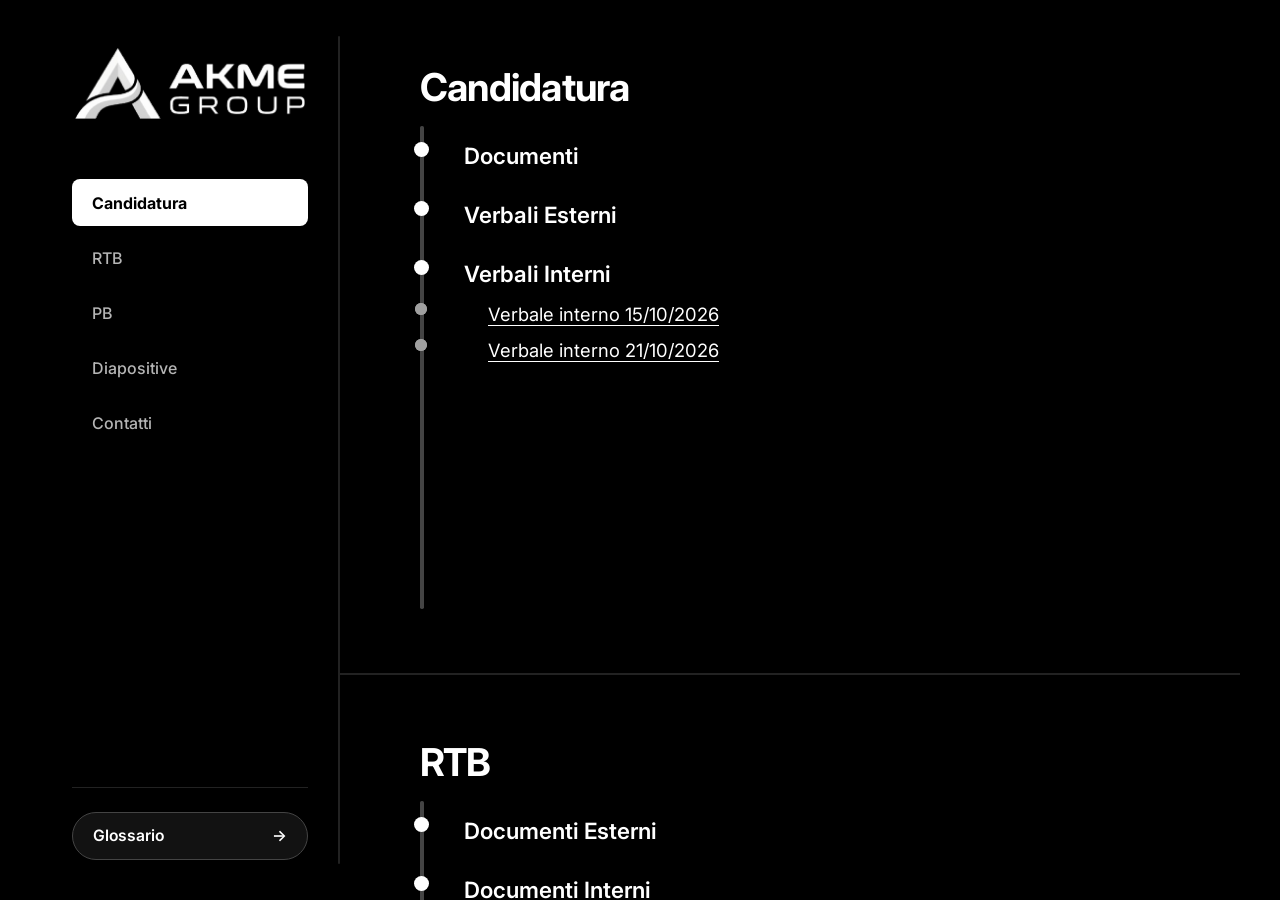
<file: website/index.html>
<!DOCTYPE html>
<html lang="it">

<head>
  <meta charset="UTF-8">
  <meta name="viewport" content="width=device-width, initial-scale=1.0">
  <meta name="author" content="Akme Group">
  <meta name="description" content="Sito ufficiale di Akme Group - Ingegneria del Software, Università di Padova">
  <title>Akme Group</title>
  <link rel="icon" href="./logo/logo-small2.png" type="image/png">
  <link rel="stylesheet" href="./style.css" media="screen">
  <script src="./script.js" defer></script>
</head>

<body>
  <header>
    <nav aria-label="Navigazione principale">
      <section id="header-logo">
        <a href="#candidatura">
          <img src="./logo/logo-big2.png" alt="Akme Group - Logo">
        </a>
      </section>

      <ul id="nav-navigation">
        <li><a href="#candidatura" class="active">Candidatura</a></li>
        <li><a href="#rtb">RTB</a></li>
        <li><a href="#pb">PB</a></li>
        <li><a href="#diapositive">Diapositive</a></li>
        <li><a href="#contatti">Contatti</a></li>
      </ul>

      <div class="nav-footer">
        <a href="glossary.html" id="glossario">
          <span>Glossario</span>
          <span class="btn-arrow" aria-hidden="true">→</span>
        </a>
      </div>
    </nav>
  </header>

  <main>
    <section id="candidatura">
      <h2>Candidatura</h2>
      <h3>Documenti</h3>
      <!-- Da integrare con i documenti della Candidatura, es:
      <h4><a href="..." target="_blank">Lettera di Presentazione</a></h4>
      -->
      <h3>Verbali Esterni</h3>
      <!-- Da integrare con i verbali esterni -->
      <h3>Verbali Interni</h3>
      
      
      
      
      
      
      
      
      
      
      <h4><a href="../output/Candidatura/Verbali%20Interni/2026-10-15.pdf" target="_blank">Verbale interno 15/10/2026</a></h4>
      <h4><a href="../output/Candidatura/Verbali%20Interni/2026-10-21.pdf" target="_blank">Verbale interno 21/10/2026</a></h4>
    </section>

    <section id="rtb">
      <h2>RTB</h2>
      <h3>Documenti Esterni</h3>
      <!-- Da integrare con i documenti esterni RTB -->
      <h3>Documenti Interni</h3>
      <!-- Da integrare con i documenti interni RTB -->
      <h3>Verbali Esterni</h3>
      <!-- Da integrare con i verbali esterni RTB -->
      <h3>Verbali Interni</h3>
      <!-- Da integrare con i verbali interni RTB -->
    </section>

    <section id="pb">
      <h2>PB</h2>
      <h3>Documenti Esterni</h3>
      <!-- Da integrare con i documenti esterni PB -->
      <h3>Documenti Interni</h3>
      <!-- Da integrare con i documenti interni PB -->
      <h3>Verbali Esterni</h3>
      <!-- Da integrare con i verbali esterni PB -->
      <h3>Verbali Interni</h3>
      <!-- Da integrare con i verbali interni PB -->
    </section>

    <section id="diapositive">
      <h2>Diapositive</h2>
      <h3>Presentazioni</h3>
      <!-- Da integrare con le diapositive -->
    </section>

    <section id="contatti" aria-labelledby="contatti-title">
      <h2 id="contatti-title">Contatti</h2>
      <p>
        Il gruppo <strong>Akme Group</strong> è stato formato nell'ambito del corso di Ingegneria del Software presso l'Università degli Studi di Padova.
      </p>
      <p>
        Puoi trovare la nostra organizzazione e repository GitHub al seguente
        <a href="https://github.com/Akme-Group-SWE" target="_blank" rel="noopener noreferrer">link</a>.
      </p>
      <p>
        Per qualsiasi necessità, la nostra mail di contatto è:
        <a href="mailto:akmeswe@gmail.com">
          <span class="monospace">akmeswe@gmail.com</span>
        </a>
      </p>

      <h3>Membri del gruppo:</h3>
      <ul class="members-list">
        <li class="member-item">
          <span class="member-name">Roberto Piovesan</span>
          <span class="member-meta">Matricola: <span class="monospace">2101065</span></span>
          <a href="mailto:roberto.piovesan@studenti.unipd.it" class="member-email">roberto.piovesan@studenti.unipd.it</a>
        </li>
        <li class="member-item">
          <span class="member-name">Marco Giacon</span>
          <span class="member-meta">Matricola: <span class="monospace">2123537</span></span>
          <a href="mailto:marco.giacon.4@studenti.unipd.it" class="member-email">marco.giacon.4@studenti.unipd.it</a>
        </li>
        <li class="member-item">
          <span class="member-name">Pietro Giulio Bassi</span>
          <span class="member-meta">Matricola: <span class="monospace">2137999</span></span>
          <a href="mailto:pietrogiulio.bassi@studenti.unipd.it" class="member-email">pietrogiulio.bassi@studenti.unipd.it</a>
        </li>
        <li class="member-item">
          <span class="member-name">DaXin Chen</span>
          <span class="member-meta">Matricola: <span class="monospace">2148627</span></span>
          <a href="mailto:daxin.chen@studenti.unipd.com" class="member-email">daxin.chen@studenti.unipd.it</a>
        </li>
        <li class="member-item">
          <span class="member-name">Mattia Cadamuro</span>
          <span class="member-meta">Matricola: <span class="monospace">2111534</span></span>
          <a href="mailto:mattia.cadamuro.2@studenti.unipd.it" class="member-email">mattia.cadamuro.2@studenti.unipd.it</a>
        </li>
        <li class="member-item">
          <span class="member-name">Davide Loparco</span>
          <span class="member-meta">Matricola: <span class="monospace">2101088</span></span>
          <a href="mailto:davide.loparco@studenti.unipd.it" class="member-email">davide.loparco@studenti.unipd.it</a>
        </li>
      </ul>
    </section>

    <p id="copyright">Copyright © 2026-2027 by Akme Group - All rights reserved</p>
  </main>
</body>

</html>
</file>
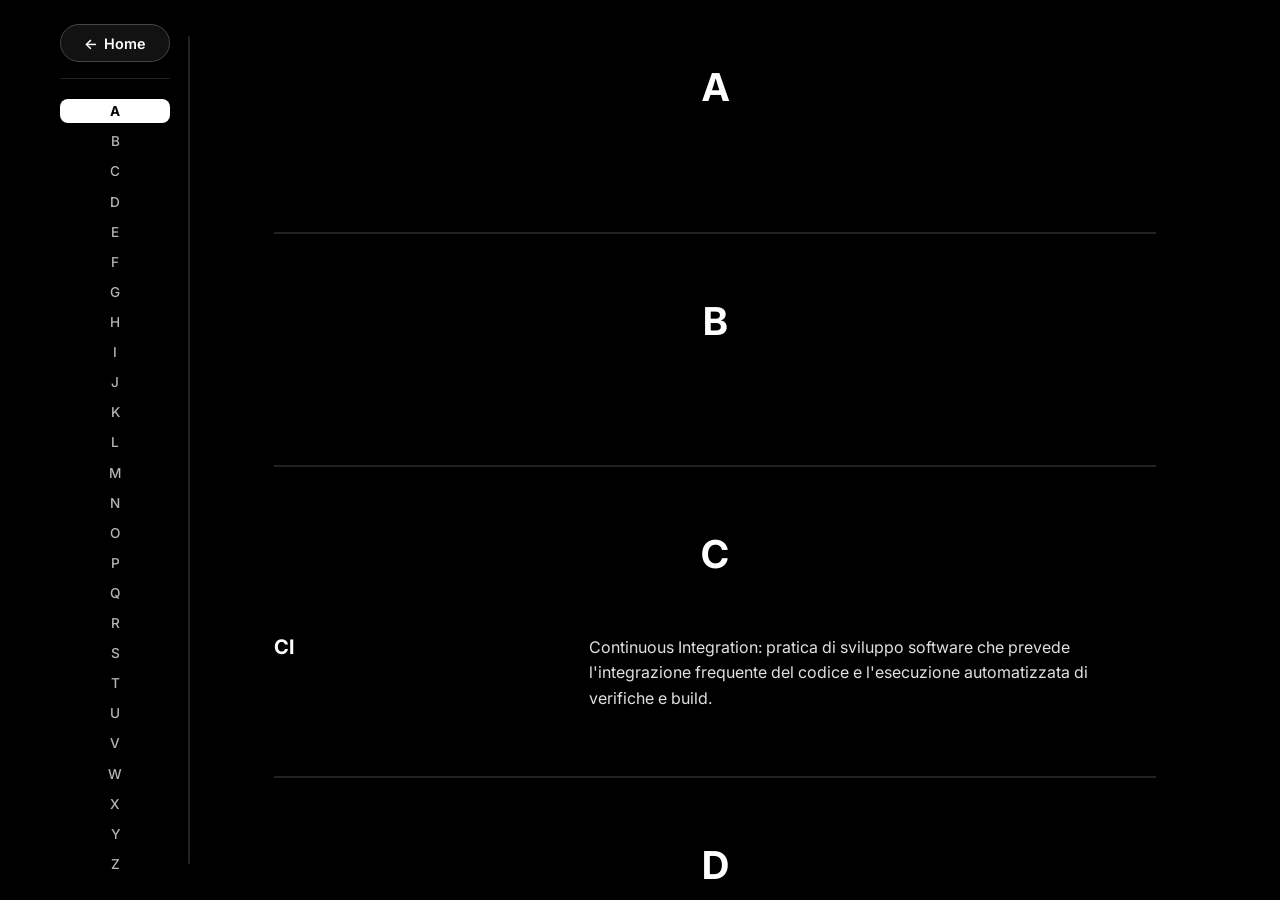
<file: website/glossary.html>
<!DOCTYPE html>
<html lang="it">

<head>
  <meta charset="UTF-8">
  <meta name="viewport" content="width=device-width, initial-scale=1.0">
  <title>Glossario - Akme Group</title>
  <link rel="icon" href="./logo/logo-small2.png" type="image/png">
  <link rel="stylesheet" href="./style.css">
  <link rel="stylesheet" href="./glossario.css">
  <script src="./script.js" defer></script>
</head>

<body>
  <header>
    <nav aria-label="Navigazione lettere glossario">
      <div class="nav-top">
        <a href="index.html" id="home">
          <span class="btn-arrow" aria-hidden="true">←</span>
          <span>Home</span>
        </a>
      </div>

      <ul id="nav-navigation">
        <li><a href="#a" class="active">A</a></li>
        <li><a href="#b">B</a></li>
        <li><a href="#c">C</a></li>
        <li><a href="#d">D</a></li>
        <li><a href="#e">E</a></li>
        <li><a href="#f">F</a></li>
        <li><a href="#g">G</a></li>
        <li><a href="#h">H</a></li>
        <li><a href="#i">I</a></li>
        <li><a href="#j">J</a></li>
        <li><a href="#k">K</a></li>
        <li><a href="#l">L</a></li>
        <li><a href="#m">M</a></li>
        <li><a href="#n">N</a></li>
        <li><a href="#o">O</a></li>
        <li><a href="#p">P</a></li>
        <li><a href="#q">Q</a></li>
        <li><a href="#r">R</a></li>
        <li><a href="#s">S</a></li>
        <li><a href="#t">T</a></li>
        <li><a href="#u">U</a></li>
        <li><a href="#v">V</a></li>
        <li><a href="#w">W</a></li>
        <li><a href="#x">X</a></li>
        <li><a href="#y">Y</a></li>
        <li><a href="#z">Z</a></li>
      </ul>
    </nav>
  </header>

  <main>
    <section id="a">
      <h2>A</h2>
      <dl></dl>
    </section>

    <section id="b">
      <h2>B</h2>
      <dl></dl>
    </section>

    <section id="c">
      <h2>C</h2>
      <dl>
      <dt>CI</dt>
      <dd>Continuous Integration: pratica di sviluppo software che prevede l'integrazione frequente del codice e l'esecuzione automatizzata di verifiche e build.</dd>
    </dl>
    </section>

    <section id="d">
      <h2>D</h2>
      <dl>
      <dt>Discord</dt>
      <dd>Piattaforma di comunicazione vocale, video e testuale impiegata per i meeting di gruppo telematici e le sessioni di allineamento.</dd>
    </dl>
    </section>

    <section id="e">
      <h2>E</h2>
      <dl></dl>
    </section>

    <section id="f">
      <h2>F</h2>
      <dl></dl>
    </section>

    <section id="g">
      <h2>G</h2>
      <dl>
      <dt>Git</dt>
      <dd>Sistema software di controllo versione distribuito utilizzato per tracciare la cronologia e le modifiche ai file del repository.</dd>
      <dt>GitHub</dt>
      <dd>Piattaforma web di hosting per progetti software basata sul sistema di controllo di versione Git.</dd>
      <dt>GitHub Actions</dt>
      <dd>Piattaforma di integrazione e distribuzione continua (CI/CD) fornita da GitHub per automatizzare compilazione, test e deploy dei documenti.</dd>
      <dt>GitHub Pages</dt>
      <dd>Servizio di hosting statico offerto da GitHub utilizzato per pubblicare il sito web del gruppo e rendere accessibile la documentazione.</dd>
      <dt>Glossario</dt>
      <dd>Documento e sezione informativa del sito web contenente le definizioni formali dei termini tecnici o ambigui utilizzati nella documentazione di progetto.</dd>
    </dl>
    </section>

    <section id="h">
      <h2>H</h2>
      <dl></dl>
    </section>

    <section id="i">
      <h2>I</h2>
      <dl></dl>
    </section>

    <section id="j">
      <h2>J</h2>
      <dl></dl>
    </section>

    <section id="k">
      <h2>K</h2>
      <dl></dl>
    </section>

    <section id="l">
      <h2>L</h2>
      <dl></dl>
    </section>

    <section id="m">
      <h2>M</h2>
      <dl></dl>
    </section>

    <section id="n">
      <h2>N</h2>
      <dl></dl>
    </section>

    <section id="o">
      <h2>O</h2>
      <dl></dl>
    </section>

    <section id="p">
      <h2>P</h2>
      <dl></dl>
    </section>

    <section id="q">
      <h2>Q</h2>
      <dl></dl>
    </section>

    <section id="r">
      <h2>R</h2>
      <dl></dl>
    </section>

    <section id="s">
      <h2>S</h2>
      <dl></dl>
    </section>

    <section id="t">
      <h2>T</h2>
      <dl>
      <dt>Typst</dt>
      <dd>Linguaggio di markup e sistema di impaginazione moderno utilizzato per la redazione della documentazione ufficiale del gruppo.</dd>
    </dl>
    </section>

    <section id="u">
      <h2>U</h2>
      <dl></dl>
    </section>

    <section id="v">
      <h2>V</h2>
      <dl></dl>
    </section>

    <section id="w">
      <h2>W</h2>
      <dl>
      <dt>Way of working</dt>
      <dd>Insieme di convenzioni, pratiche, regole e strumenti adottati dai membri del gruppo per coordinarsi ed eseguire le attività di progetto.</dd>
      <dt>WhatsApp</dt>
      <dd>Applicazione di messaggistica istantanea utilizzata dal gruppo per comunicazioni brevi, urgenti e coordinamento rapido quotidiano.</dd>
    </dl>
    </section>

    <section id="x">
      <h2>X</h2>
      <dl></dl>
    </section>

    <section id="y">
      <h2>Y</h2>
      <dl></dl>
    </section>

    <section id="z">
      <h2>Z</h2>
      <dl></dl>
    </section>
  </main>
</body>

</html>
</file>
<file: website/style.css>
@import url('https://fonts.googleapis.com/css2?family=Inter:ital,opsz,wght@0,14..32,100..900;1,14..32,100..900&display=swap');

:root {
    --bg-primario-hex: #000000;
    --bg-secondario-hex: #222222;
    --main-font-color-hex: #ffffff;
    --muted-font-color-hex: #b5b5b5;
    --accent-primario-hex: #ffffff;
    --accent-secondario-hex: #a0a0a0;

    /* NAVBAR */
    --hover-augmentation: .35vw;
    --divisor-width: 2px;
    --position-left-divisor: 0;

    /* MAIN */
    --h2-top-margin: 0;
    --h2-right-margin: 0;
    --h2-bottom-margin: 1.5rem;
    --h2-left-margin: 0;
    --h2-margin: var(--h2-top-margin) var(--h2-right-margin) var(--h2-bottom-margin) var(--h2-left-margin);
    --h2-font-size: 2.4rem;

    --h3-top-margin: 2rem;
    --h3-bottom-margin: 1rem;
    --h3-lef-margin: 2.75rem;
    --h3-right-margin: 0;
    --h3-margin: var(--h3-top-margin) var(--h3-right-margin) var(--h3-bottom-margin) var(--h3-lef-margin);
    --h3-font-size: 1.4rem;

    --h4-top-margin: 0;
    --h4-bottom-margin: 0.9rem;
    --h4-left-margin: calc(var(--h3-lef-margin) + 1.5rem);
    --h4-right-margin: 0;
    --h4-margin: var(--h4-top-margin) var(--h4-right-margin) var(--h4-bottom-margin) var(--h4-left-margin);
    --h4-font-size: 1.15rem;

    /* SECTION */
    --section-top-padding: 4rem;
    --section-bottom-padding: 4rem;
    --section-left-padding: 5rem;
    --section-right-padding: 3rem;

    /* CONTENT BAR */
    --content-bar-top: calc(var(--section-top-padding) + var(--h2-bottom-margin) + var(--h2-font-size));
    --content-bar-bottom: var(--section-top-padding);
    --content-bar-width: .22em;

    --content-bar-cirlce-width: .65em;
    --content-bar-cirlce-height: .65em;
    --content-bar-circle-color: var(--accent-primario-hex);
}

* {
    margin: 0;
    padding: 0;
    box-sizing: border-box;
    font-family: "Inter", sans-serif;
    font-optical-sizing: auto;
    color: var(--main-font-color-hex);
}

html {
    scroll-behavior: smooth;
    background-color: var(--bg-primario-hex);
    scrollbar-width: none;
    -ms-overflow-style: none;
}

html::-webkit-scrollbar,
body::-webkit-scrollbar,
main::-webkit-scrollbar,
ul::-webkit-scrollbar {
    display: none;
    width: 0;
    height: 0;
}

body {
    display: flex;
    justify-content: center;
    background-color: var(--bg-primario-hex);
    max-width: 1200px;
    margin: 0 auto;
    min-height: 100vh;
}

header {
    width: 300px;
    flex-shrink: 0;
    background-color: var(--bg-primario-hex);
}

main {
    max-height: 100vh;
    width: 100%;
    overflow-y: auto;
    scrollbar-width: none;
    -ms-overflow-style: none;
    position: relative;
    flex: 1;
    scroll-behavior: smooth;
}

nav {
    display: flex;
    flex-direction: column;
    height: 100vh;
    position: relative;
    padding: 2.5rem 2rem;
    gap: 3rem;
}

nav::after {
    content: ' ';
    width: var(--divisor-width);
    background-color: var(--bg-secondario-hex);
    position: absolute;
    top: 4%;
    bottom: 4%;
    border-radius: .1em;
    right: var(--position-left-divisor);
}

#header-logo {
    text-align: center;
    padding: 0.5rem 0;
}

#header-logo a {
    display: inline-block;
}

#header-logo img {
    width: 100%;
    max-width: 230px;
    height: auto;
    display: block;
    margin: 0 auto;
}

#nav-navigation {
    display: flex;
    flex-direction: column;
    gap: 0.5rem;
}

#nav-navigation a {
    display: block;
    text-decoration: none;
    padding: 0.85rem 1.25rem;
    border-radius: 8px;
    transition: all 0.25s ease;
    font-weight: 500;
    color: var(--muted-font-color-hex);
    position: relative;
    overflow: hidden;
}

#nav-navigation a:not(.active)::before {
    content: '';
    position: absolute;
    left: 0;
    top: 0;
    height: 100%;
    width: .25em;
    background-color: var(--main-font-color-hex);
    transform: scaleY(0);
    transition: transform 0.25s ease;
}

#nav-navigation a:not(.active):hover {
    background-color: rgba(255, 255, 255, 0.08);
    color: var(--main-font-color-hex);
    transform: translateX(var(--hover-augmentation));
}

#nav-navigation a:not(.active):hover::before {
    transform: scaleY(1);
}

#nav-navigation a.active {
    color: var(--bg-primario-hex);
    background-color: var(--main-font-color-hex);
    font-weight: 700;
}

/* BOTTONE GLOSSARIO / HOME NELLA SIDEBAR */
.nav-footer {
    margin-top: auto;
    padding-top: 1.5rem;
    border-top: 1px solid var(--bg-secondario-hex);
}

#glossario,
#home {
    display: flex;
    align-items: center;
    justify-content: space-between;
    text-decoration: none;
    background-color: #121212;
    color: var(--main-font-color-hex);
    font-weight: 600;
    font-size: 0.98rem;
    padding: 0.85rem 1.25rem;
    border-radius: 999px;
    border: 1px solid #444444;
    transition: all 0.25s ease;
}

#glossario .btn-arrow,
#home .btn-arrow {
    transition: transform 0.25s ease, color 0.25s ease;
}

#glossario:hover,
#home:hover {
    background-color: var(--main-font-color-hex);
    color: var(--bg-primario-hex);
    border-color: var(--main-font-color-hex);
    opacity: 1;
}

#glossario:hover span,
#home:hover span {
    color: var(--bg-primario-hex);
}

#glossario:hover .btn-arrow {
    transform: translateX(4px);
}

#home:hover .btn-arrow {
    transform: translateX(-4px);
}

/* CONTENUTO PRINCIPALE */

main section {
    min-height: 75vh;
    padding: var(--section-top-padding) var(--section-right-padding) var(--section-bottom-padding) var(--section-left-padding);
    scroll-margin-top: 0;
    position: relative;
    border-bottom: var(--divisor-width) solid var(--bg-secondario-hex);
}

#contatti {
    border-bottom: none;
}

#rtb::before,
#pb::before,
#diapositive::before,
#candidatura::before {
    content: '';
    width: var(--content-bar-width);
    background-color: #444444;
    position: absolute;
    bottom: var(--content-bar-bottom);
    top: var(--content-bar-top);
    left: var(--section-left-padding);
    border-radius: calc(var(--content-bar-width) / 2);
}

#rtb *:not(h2)::before,
#pb *:not(h2)::before,
#diapositive *:not(h2)::before,
#candidatura *:not(h2)::before {
    content: '';
    position: absolute;
    align-self: center;
    width: var(--content-bar-cirlce-width);
    height: var(--content-bar-cirlce-height);
    background-color: var(--content-bar-circle-color);
    border-radius: 100%;
    z-index: 1;
    left: calc(var(--section-left-padding) - (var(--content-bar-cirlce-width) / 2.5));
}

h2 {
    color: var(--main-font-color-hex);
    margin: var(--h2-margin);
    font-size: var(--h2-font-size);
    font-weight: 700;
    letter-spacing: -0.02em;
}

h3 {
    color: var(--main-font-color-hex);
    margin: var(--h3-margin);
    font-size: var(--h3-font-size);
    font-weight: 600;
}

h4 {
    --content-bar-circle-color: var(--accent-secondario-hex);
    margin: var(--h4-margin);
    font-size: var(--h4-font-size);
    font-weight: 400;
}

p {
    line-height: 1.7;
    font-size: 1.08rem;
    margin-bottom: 0.75rem;
    color: #e0e0e0;
}

ul {
    list-style: none;
}

a {
    color: var(--main-font-color-hex);
    text-underline-offset: 4px;
    transition: opacity 0.2s ease;
}

a:hover {
    opacity: 0.75;
}

#contatti h3 {
    margin-left: 0;
    margin-top: 2.5rem;
    margin-bottom: 1.25rem;
}

.monospace {
    font-family: ui-monospace, SFMono-Regular, Menlo, Monaco, Consolas, 'Courier New', monospace;
    background: var(--bg-secondario-hex);
    padding: 0.2rem 0.5rem;
    border-radius: 4px;
    color: var(--main-font-color-hex);
    border: 1px solid #333333;
}

.members-list {
    display: grid;
    grid-template-columns: repeat(2, 1fr);
    gap: 1rem;
}

.member-item {
    background-color: #0d0d0d;
    border: 1px solid #333333;
    border-left: 3px solid var(--main-font-color-hex);
    border-radius: 6px;
    padding: 1rem 1.25rem;
    display: flex;
    flex-direction: column;
    gap: 0.35rem;
}

.member-name {
    font-size: 1.08rem;
    font-weight: 700;
    color: var(--main-font-color-hex);
}

.member-meta {
    font-size: 0.9rem;
    color: var(--muted-font-color-hex);
}

.member-email {
    font-size: 0.9rem;
    color: #e0e0e0;
    word-break: break-all;
}

#copyright {
    text-align: center;
    padding: 2rem 1rem;
    font-size: 0.9rem;
    color: var(--muted-font-color-hex);
    border-top: var(--divisor-width) solid var(--bg-secondario-hex);
    margin: 0;
}

/* RESPONSIVE */
@media (max-width: 820px) {
    :root {
        --section-left-padding: 3rem;
        --section-right-padding: 1.75rem;

        --h2-font-size: 2rem;
        --h3-font-size: 1.25rem;
        --h4-font-size: 1rem;
    }

    body {
        flex-direction: column;
    }

    header {
        width: 100%;
    }

    nav::after {
        display: none;
    }

    #header-logo img {
        max-width: 190px;
    }

    nav {
        height: auto;
        border-bottom: var(--divisor-width) solid var(--bg-secondario-hex);
        gap: 1.25rem;
        align-items: center;
        padding: 1.25rem;
    }

    #nav-navigation {
        flex-direction: row;
        flex-wrap: wrap;
        justify-content: center;
        gap: .5rem;
        padding: 0;
    }

    #nav-navigation a {
        font-size: 0.95rem;
        padding: 0.5rem 0.9rem;
    }

    .nav-footer {
        margin-top: 0;
        padding-top: 0;
        border-top: none;
    }

    #glossario,
    #home {
        gap: 0.6rem;
        padding: 0.55rem 1.15rem;
    }

    main {
        max-height: none;
    }

    .members-list {
        grid-template-columns: 1fr;
    }
}

@media (max-width: 480px) {
    :root {
        --section-left-padding: 2rem;
        --section-right-padding: 1.25rem;

        --h2-font-size: 1.75rem;
        --h3-font-size: 1.15rem;
        --h4-font-size: .95rem;
    }
}
</file>
<file: website/glossario.css>
header {
    width: 150px;
}

nav {
    padding: 1.5rem 1.25rem;
    gap: 1.25rem;
}

.nav-top {
    padding-bottom: 1rem;
    border-bottom: 1px solid var(--bg-secondario-hex);
}

#home {
    justify-content: center;
    gap: 0.4rem;
    padding: 0.6rem 0.9rem;
    font-size: 0.9rem;
}

#nav-navigation {
    flex: 1;
    gap: 0;
    justify-content: space-between;
    overflow-y: auto;
    scrollbar-width: none;
    -ms-overflow-style: none;
}

#nav-navigation a {
    padding: .25rem 0.75rem;
    text-align: center;
    font-size: 0.85rem;
}

dl {
    display: grid;
    grid-template-columns: 1fr 2fr;
    row-gap: 2em;
    column-gap: 2em;
}

dt {
    font-size: 1.25em;
    font-weight: 700;
    color: var(--main-font-color-hex);
}

dd {
    color: #e0e0e0;
    line-height: 1.6;
}

h2 {
    text-align: center;
    margin-bottom: 1.5em;
}

main section {
    min-height: auto;
    margin: 0 8%;
    padding: var(--section-top-padding) 0 var(--section-bottom-padding) 0;
}

@media (max-width: 820px) {
    header {
        width: 100%;
        position: sticky;
        top: 0;
        background-color: var(--bg-primario-hex);
        z-index: 5;
    }

    .nav-top {
        padding-bottom: 0;
        border-bottom: none;
    }

    #nav-navigation {
        height: auto;
        padding: 0.25rem;
    }

    dl {
        grid-template-columns: 1fr;
        row-gap: 0.5em;
    }

    dt {
        margin-top: 1.25em;
    }

    main section {
        margin: 0 1.5rem;
    }

    html {
        scroll-padding-top: 6em;
    }
}
</file>
